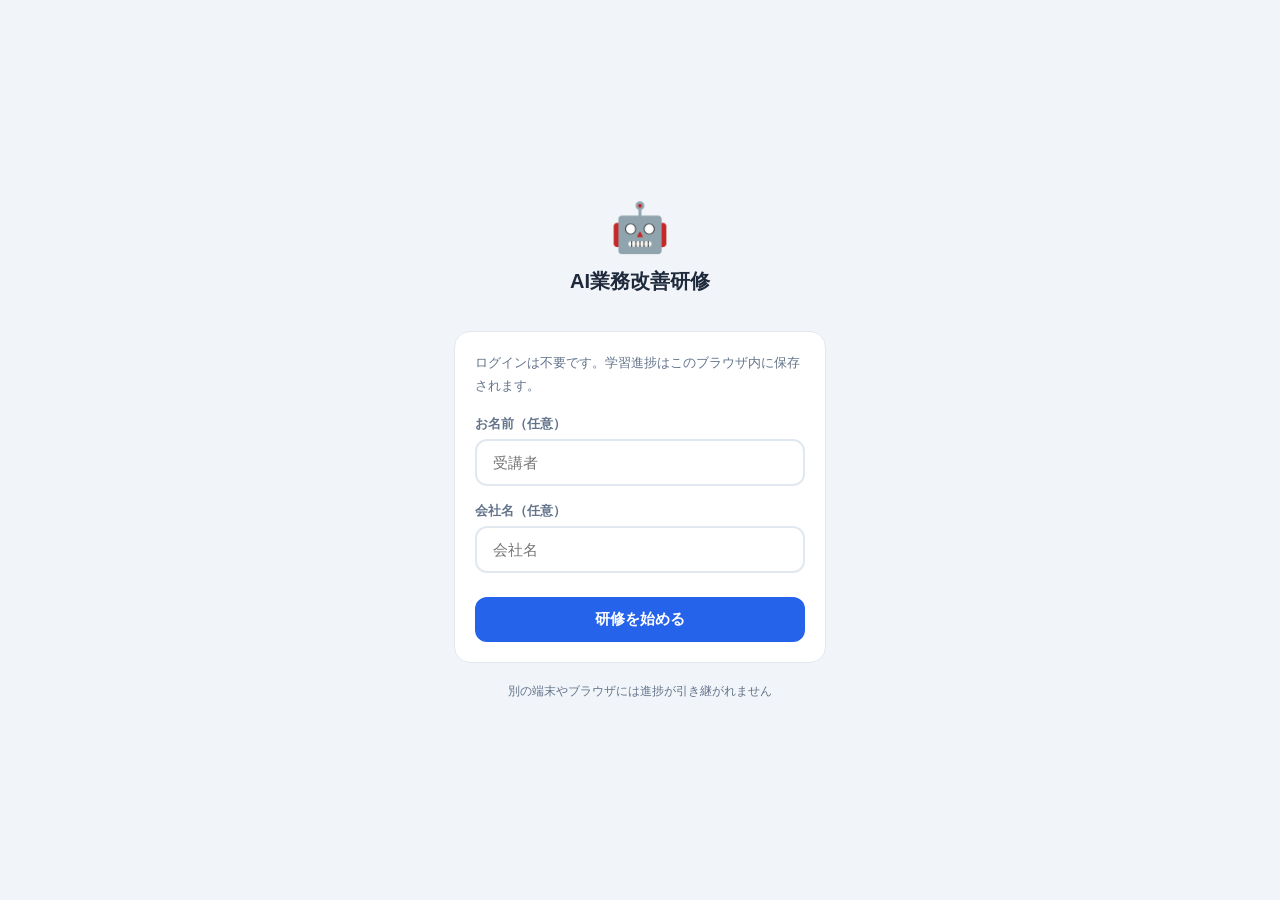
<file: index.html>
<!DOCTYPE html>
<html lang="ja">
<head>
<meta charset="UTF-8">
<meta name="viewport" content="width=device-width, initial-scale=1.0">
<title>AI業務改善研修</title>
<link rel="stylesheet" href="style.css">
<style>
  body { padding-bottom: 0; display: flex; flex-direction: column; justify-content: center; min-height: 100vh; }
  .login-wrap { padding: 32px 24px; max-width: 420px; margin: 0 auto; width: 100%; }
  .login-logo { text-align: center; margin-bottom: 36px; }
  .login-logo .logo-mark { font-size: 48px; margin-bottom: 12px; }
  .login-logo h1 { font-size: 20px; font-weight: 800; }
  .login-logo p { font-size: 13px; color: var(--text-muted); margin-top: 4px; }
  .error-msg { color: var(--danger); font-size: 13px; margin-top: 8px; display: none; }
  .start-note { color:var(--text-muted); font-size:13px; line-height:1.7; margin-bottom:18px; }
</style>
</head>
<body>
<div class="login-wrap">
  <div class="login-logo">
    <div class="logo-mark">🤖</div>
    <h1>AI業務改善研修</h1>
  </div>
  <div class="card">
    <p class="start-note">ログインは不要です。学習進捗はこのブラウザ内に保存されます。</p>
    <div class="form-group">
      <label>お名前（任意）</label>
      <input type="text" id="name" placeholder="受講者" maxlength="60" autocomplete="name">
    </div>
    <div class="form-group">
      <label>会社名（任意）</label>
      <input type="text" id="company" placeholder="会社名" maxlength="100" autocomplete="organization">
    </div>
    <button class="btn btn-primary" id="start-btn" style="margin-top:8px;">研修を始める</button>
  </div>
  <p style="text-align:center; font-size:12px; color:var(--text-muted); margin-top:20px;">
    別の端末やブラウザには進捗が引き継がれません
  </p>
</div>

<script src="local-store.js"></script>
<script>
const profile = trainingStore.getProfile();
if (profile.name !== '受講者') document.getElementById('name').value = profile.name;
document.getElementById('company').value = profile.company || '';

document.getElementById('start-btn').onclick = () => {
  trainingStore.setProfile({
    name: document.getElementById('name').value.trim() || '受講者',
    company: document.getElementById('company').value.trim()
  });
  location.href = 'home.html';
};
</script>
</body>
</html>
</file>
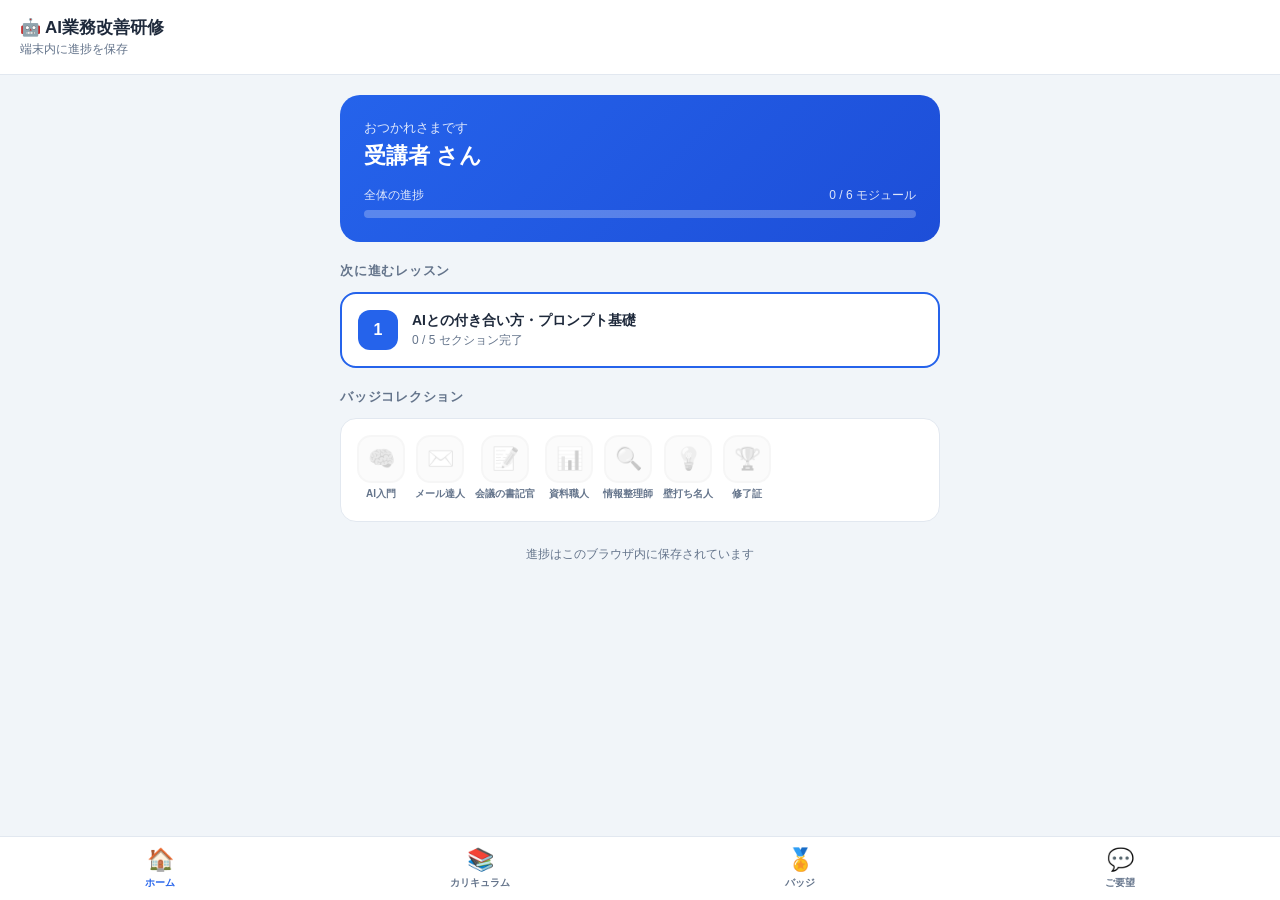
<file: home.html>
<!DOCTYPE html>
<html lang="ja">
<head>
<meta charset="UTF-8">
<meta name="viewport" content="width=device-width, initial-scale=1.0">
<title>ホーム — AI業務改善研修</title>
<link rel="stylesheet" href="style.css">
<style>
  .welcome-card {
    background: linear-gradient(135deg, var(--primary) 0%, #1d4ed8 100%);
    border-radius: 20px;
    padding: 24px;
    color: white;
    margin-bottom: 20px;
  }
  .welcome-card .greeting { font-size: 13px; opacity: 0.85; margin-bottom: 4px; }
  .welcome-card .name { font-size: 22px; font-weight: 800; margin-bottom: 16px; }
  .progress-label { font-size: 12px; opacity: 0.85; margin-bottom: 6px; display: flex; justify-content: space-between; }
  .progress-bar-white { background: rgba(255,255,255,0.25); border-radius: 999px; height: 8px; }
  .progress-bar-white .fill { height: 100%; background: white; border-radius: 999px; transition: width 0.4s ease; }
  .section-title { font-size: 13px; font-weight: 700; color: var(--text-muted); margin: 20px 0 12px; text-transform: uppercase; letter-spacing: 0.06em; }
  .badge-mini-grid { display: flex; gap: 10px; overflow-x: auto; padding-bottom: 4px; }
  .badge-mini { display: flex; flex-direction: column; align-items: center; gap: 4px; flex-shrink: 0; }
  .badge-mini .icon { width: 48px; height: 48px; border-radius: 14px; display: flex; align-items: center; justify-content: center; font-size: 22px; background: var(--bg); border: 2px solid var(--border); }
  .badge-mini .icon.earned { background: #eff6ff; border-color: var(--primary); }
  .badge-mini .icon.locked { filter: grayscale(1); opacity: 0.35; }
  .badge-mini .lbl { font-size: 10px; color: var(--text-muted); font-weight: 600; }
  .next-card { background: var(--card); border: 2px solid var(--primary); border-radius: 16px; padding: 16px; display: flex; align-items: center; gap: 14px; cursor: pointer; text-decoration: none; color: var(--text); margin-bottom: 8px; }
  .next-card .num { width: 40px; height: 40px; background: var(--primary); color: white; border-radius: 12px; display: flex; align-items: center; justify-content: center; font-weight: 800; flex-shrink: 0; }
  .next-card .info h3 { font-size: 14px; font-weight: 700; }
  .next-card .info p { font-size: 12px; color: var(--text-muted); margin-top: 2px; }
  .cert-card { background: linear-gradient(135deg, #f59e0b, #d97706); border-radius: 16px; padding: 20px; color: white; text-align: center; }
  .cert-card .icon { font-size: 40px; margin-bottom: 8px; }
  .cert-card h3 { font-size: 16px; font-weight: 800; margin-bottom: 4px; }
  .cert-card p { font-size: 12px; opacity: 0.9; }
</style>
</head>
<body>
<div class="page-header">
  <h1>🤖 AI業務改善研修</h1>
  <div class="subtitle" id="company-name">読み込み中...</div>
</div>

<div class="main">
  <div class="welcome-card">
    <div class="greeting">おつかれさまです</div>
    <div class="name" id="user-name">...</div>
    <div class="progress-label">
      <span>全体の進捗</span>
      <span id="progress-text">0 / 6 モジュール</span>
    </div>
    <div class="progress-bar-white">
      <div class="fill" id="progress-fill" style="width:0%"></div>
    </div>
  </div>

  <div class="section-title">次に進むレッスン</div>
  <div id="next-lesson-area">
    <div class="card" style="text-align:center; color:var(--text-muted); font-size:14px; padding:24px;">
      読み込み中...
    </div>
  </div>

  <div class="section-title">バッジコレクション</div>
  <div class="card" style="padding:16px;">
    <div class="badge-mini-grid" id="badge-grid">
    </div>
  </div>

  <div id="cert-area" style="display:none; margin-top:20px;">
    <div class="cert-card">
      <div class="icon">🏆</div>
      <h3>修了証を確認する</h3>
      <p>すべてのバッジを獲得しました！</p>
      <a href="badges.html" style="display:block; margin-top:12px; background:white; color:#d97706; border-radius:10px; padding:10px; font-weight:800; font-size:14px; text-decoration:none;">修了証を見る</a>
    </div>
  </div>

  <div style="margin-top:24px;">
    <p style="font-size:12px; color:var(--text-muted); text-align:center;">進捗はこのブラウザ内に保存されています</p>
  </div>
</div>

<nav class="bottom-nav">
  <a href="home.html" class="active"><span class="icon">🏠</span>ホーム</a>
  <a href="curriculum.html"><span class="icon">📚</span>カリキュラム</a>
  <a href="badges.html"><span class="icon">🏅</span>バッジ</a>
  <a href="https://docs.google.com/forms/d/e/1FAIpQLSfgvJgIQx7TXhz0vgRCp4QrfAa9bC9iNfWtCnQSBp2wyUutDg/viewform" target="_blank" rel="noopener noreferrer"><span class="icon">💬</span>ご要望</a>
</nav>

<script src="local-store.js"></script>
<script src="data/lessons.js"></script>
<script>
const BADGE_DEFS = MODULES.map(m => m.badge);
// 修了証バッジ
BADGE_DEFS.push({ id: 'complete', icon: '🏆', label: '修了証' });

(function () {
  const profile = trainingStore.getProfile();
  if (profile) {
    const nameEl = document.getElementById('user-name');
    nameEl.textContent = profile.name + ' さん';
    const compEl = document.getElementById('company-name');
    compEl.textContent = profile.company || '端末内に進捗を保存';
  }

  const progressMap = trainingStore.getProgressMap();

  const earnedBadges = new Set(Object.keys(trainingStore.getBadges()));

  // 完了モジュール数
  let completedCount = 0;
  MODULES.forEach(m => {
    const done = progressMap[m.id];
    if (done && done.size >= m.sections.length) completedCount++;
  });

  // 進捗表示
  const pct = Math.round((completedCount / MODULES.length) * 100);
  document.getElementById('progress-text').textContent = completedCount + ' / ' + MODULES.length + ' モジュール';
  document.getElementById('progress-fill').style.width = pct + '%';

  // 次のレッスン
  const nextArea = document.getElementById('next-lesson-area');
  let nextModule = null;
  for (const m of MODULES) {
    const done = progressMap[m.id];
    if (!done || done.size < m.sections.length) { nextModule = m; break; }
  }
  nextArea.innerHTML = '';
  if (nextModule) {
    const a = document.createElement('a');
    a.href = 'curriculum.html';
    a.className = 'next-card';
    const numDiv = document.createElement('div');
    numDiv.className = 'num';
    numDiv.textContent = nextModule.id;
    const infoDiv = document.createElement('div');
    infoDiv.className = 'info';
    const h3 = document.createElement('h3');
    h3.textContent = nextModule.title;
    const p = document.createElement('p');
    const done = progressMap[nextModule.id];
    const doneCount = done ? done.size : 0;
    p.textContent = doneCount + ' / ' + nextModule.sections.length + ' セクション完了';
    infoDiv.append(h3, p);
    a.append(numDiv, infoDiv);
    nextArea.appendChild(a);
  } else {
    const div = document.createElement('div');
    div.className = 'card';
    div.style.cssText = 'text-align:center; color:var(--success); font-size:15px; font-weight:700; padding:20px;';
    div.textContent = '🎉 全モジュール完了！';
    nextArea.appendChild(div);
    document.getElementById('cert-area').style.display = 'block';
  }

  // バッジグリッド
  const grid = document.getElementById('badge-grid');
  BADGE_DEFS.forEach(b => {
    const item = document.createElement('div');
    item.className = 'badge-mini';
    const icon = document.createElement('div');
    icon.className = 'icon' + (earnedBadges.has(b.id) ? ' earned' : ' locked');
    icon.textContent = b.icon;
    const lbl = document.createElement('div');
    lbl.className = 'lbl';
    lbl.textContent = b.label;
    item.append(icon, lbl);
    grid.appendChild(item);
  });
})();
</script>
</body>
</html>
</file>
<file: style.css>
:root {
  --bg: #f1f5f9;
  --card: #ffffff;
  --border: #e2e8f0;
  --text: #1e293b;
  --text-muted: #64748b;
  --primary: #2563eb;
  --primary-dark: #1d4ed8;
  --success: #10b981;
  --warning: #f59e0b;
  --danger: #ef4444;
  --font: -apple-system, 'Hiragino Kaku Gothic ProN', 'Noto Sans JP', sans-serif;
}

* { box-sizing: border-box; margin: 0; padding: 0; }

body {
  font-family: var(--font);
  background: var(--bg);
  color: var(--text);
  min-height: 100vh;
  padding-bottom: 72px; /* ボトムナビ分 */
}

/* ---------- 共通カード ---------- */
.card {
  background: var(--card);
  border-radius: 16px;
  padding: 20px;
  border: 1px solid var(--border);
}

/* ---------- ボタン ---------- */
.btn {
  display: inline-flex;
  align-items: center;
  justify-content: center;
  padding: 13px 24px;
  border-radius: 12px;
  font-size: 15px;
  font-weight: 700;
  font-family: var(--font);
  cursor: pointer;
  border: none;
  width: 100%;
  transition: opacity 0.15s;
}
.btn:active { opacity: 0.8; }
.btn-primary { background: var(--primary); color: white; }
.btn-success { background: var(--success); color: white; }
.btn-outline {
  background: transparent;
  border: 2px solid var(--border);
  color: var(--text);
}

/* ---------- フォーム ---------- */
.form-group { margin-bottom: 16px; }
.form-group label {
  display: block;
  font-size: 13px;
  font-weight: 600;
  color: var(--text-muted);
  margin-bottom: 6px;
}
.form-group input,
.form-group textarea,
.form-group select {
  width: 100%;
  padding: 13px 16px;
  border: 2px solid var(--border);
  border-radius: 12px;
  font-size: 15px;
  font-family: var(--font);
  background: var(--card);
  color: var(--text);
  outline: none;
  transition: border-color 0.15s;
}
.form-group input:focus,
.form-group textarea:focus,
.form-group select:focus {
  border-color: var(--primary);
}
.form-group textarea { min-height: 100px; resize: vertical; }

/* ---------- ページヘッダー ---------- */
.page-header {
  background: var(--card);
  border-bottom: 1px solid var(--border);
  padding: 16px 20px;
  position: sticky;
  top: 0;
  z-index: 10;
}
.page-header h1 {
  font-size: 17px;
  font-weight: 800;
}
.page-header .subtitle {
  font-size: 12px;
  color: var(--text-muted);
  margin-top: 2px;
}

/* ---------- メインコンテンツ ---------- */
.main { padding: 20px; max-width: 640px; margin: 0 auto; }

/* ---------- ボトムナビ ---------- */
.bottom-nav {
  position: fixed;
  bottom: 0;
  left: 0;
  right: 0;
  background: var(--card);
  border-top: 1px solid var(--border);
  display: flex;
  z-index: 20;
}
.bottom-nav a {
  flex: 1;
  display: flex;
  flex-direction: column;
  align-items: center;
  padding: 10px 0;
  text-decoration: none;
  color: var(--text-muted);
  font-size: 10px;
  font-weight: 600;
  gap: 3px;
}
.bottom-nav a.active { color: var(--primary); }
.bottom-nav a .icon { font-size: 22px; }
.empty-state {
  text-align: center;
  color: var(--text-muted);
  padding: 8px;
  font-size: 13px;
}

/* ---------- プログレスバー ---------- */
.progress-bar {
  background: var(--border);
  border-radius: 999px;
  height: 8px;
  overflow: hidden;
}
.progress-bar .fill {
  height: 100%;
  background: var(--primary);
  border-radius: 999px;
  transition: width 0.3s ease;
}

/* ---------- バッジ ---------- */
.badge-grid {
  display: grid;
  grid-template-columns: repeat(4, 1fr);
  gap: 12px;
}
.badge-item {
  display: flex;
  flex-direction: column;
  align-items: center;
  gap: 4px;
}
.badge-icon {
  width: 56px;
  height: 56px;
  border-radius: 16px;
  display: flex;
  align-items: center;
  justify-content: center;
  font-size: 26px;
  background: var(--bg);
  border: 2px solid var(--border);
}
.badge-icon.earned {
  background: #eff6ff;
  border-color: var(--primary);
}
.badge-icon.locked { filter: grayscale(1); opacity: 0.4; }
.badge-label {
  font-size: 10px;
  color: var(--text-muted);
  text-align: center;
  font-weight: 600;
}

/* ---------- モジュールカード ---------- */
.module-card {
  background: var(--card);
  border: 1px solid var(--border);
  border-radius: 16px;
  padding: 16px;
  display: flex;
  align-items: center;
  gap: 14px;
  cursor: pointer;
  text-decoration: none;
  color: var(--text);
  transition: box-shadow 0.15s;
}
.module-card:active { box-shadow: 0 2px 8px rgba(0,0,0,0.08); }
.module-card.locked { opacity: 0.5; pointer-events: none; }
.module-card.completed { border-color: var(--success); }
.module-num {
  width: 44px;
  height: 44px;
  border-radius: 12px;
  background: var(--bg);
  display: flex;
  align-items: center;
  justify-content: center;
  font-size: 18px;
  font-weight: 800;
  color: var(--text-muted);
  flex-shrink: 0;
}
.module-card.completed .module-num {
  background: var(--success);
  color: white;
}
.module-info h3 { font-size: 14px; font-weight: 700; margin-bottom: 2px; }
.module-info p { font-size: 12px; color: var(--text-muted); }

/* ---------- セクションリスト ---------- */
.section-item {
  display: flex;
  align-items: center;
  gap: 12px;
  padding: 14px 0;
  border-bottom: 1px solid var(--border);
  cursor: pointer;
}
.section-item:last-child { border-bottom: none; }
.section-check {
  width: 24px;
  height: 24px;
  border-radius: 50%;
  border: 2px solid var(--border);
  display: flex;
  align-items: center;
  justify-content: center;
  font-size: 12px;
  flex-shrink: 0;
}
.section-check.done { background: var(--success); border-color: var(--success); color: white; }

/* ---------- テンプレートブロック ---------- */
.template-block {
  background: #1e293b;
  border-radius: 12px;
  padding: 16px;
  margin: 12px 0;
  position: relative;
}
.template-block pre {
  color: #e2e8f0;
  font-size: 13px;
  line-height: 1.7;
  white-space: pre-wrap;
  font-family: 'SF Mono', Consolas, monospace;
}
.copy-btn {
  position: absolute;
  top: 10px;
  right: 10px;
  background: #3b82f6;
  color: white;
  border: none;
  border-radius: 8px;
  padding: 5px 10px;
  font-size: 12px;
  font-weight: 700;
  cursor: pointer;
}

/* ---------- クイズ ---------- */
.quiz-option {
  display: flex;
  align-items: center;
  gap: 12px;
  padding: 14px 16px;
  border: 2px solid var(--border);
  border-radius: 12px;
  cursor: pointer;
  margin-bottom: 10px;
  transition: border-color 0.15s;
}
.quiz-option:active { border-color: var(--primary); }
.quiz-option.correct { border-color: var(--success); background: #f0fdf4; }
.quiz-option.wrong { border-color: var(--danger); background: #fef2f2; }
.quiz-option.selected { border-color: var(--primary); background: #eff6ff; }

/* ---------- トースト ---------- */
.toast {
  position: fixed;
  bottom: 88px;
  left: 50%;
  transform: translateX(-50%);
  background: var(--text);
  color: white;
  padding: 10px 20px;
  border-radius: 999px;
  font-size: 13px;
  font-weight: 600;
  opacity: 0;
  pointer-events: none;
  transition: opacity 0.2s;
  white-space: nowrap;
  z-index: 100;
}
.toast.show { opacity: 1; }
</file>
